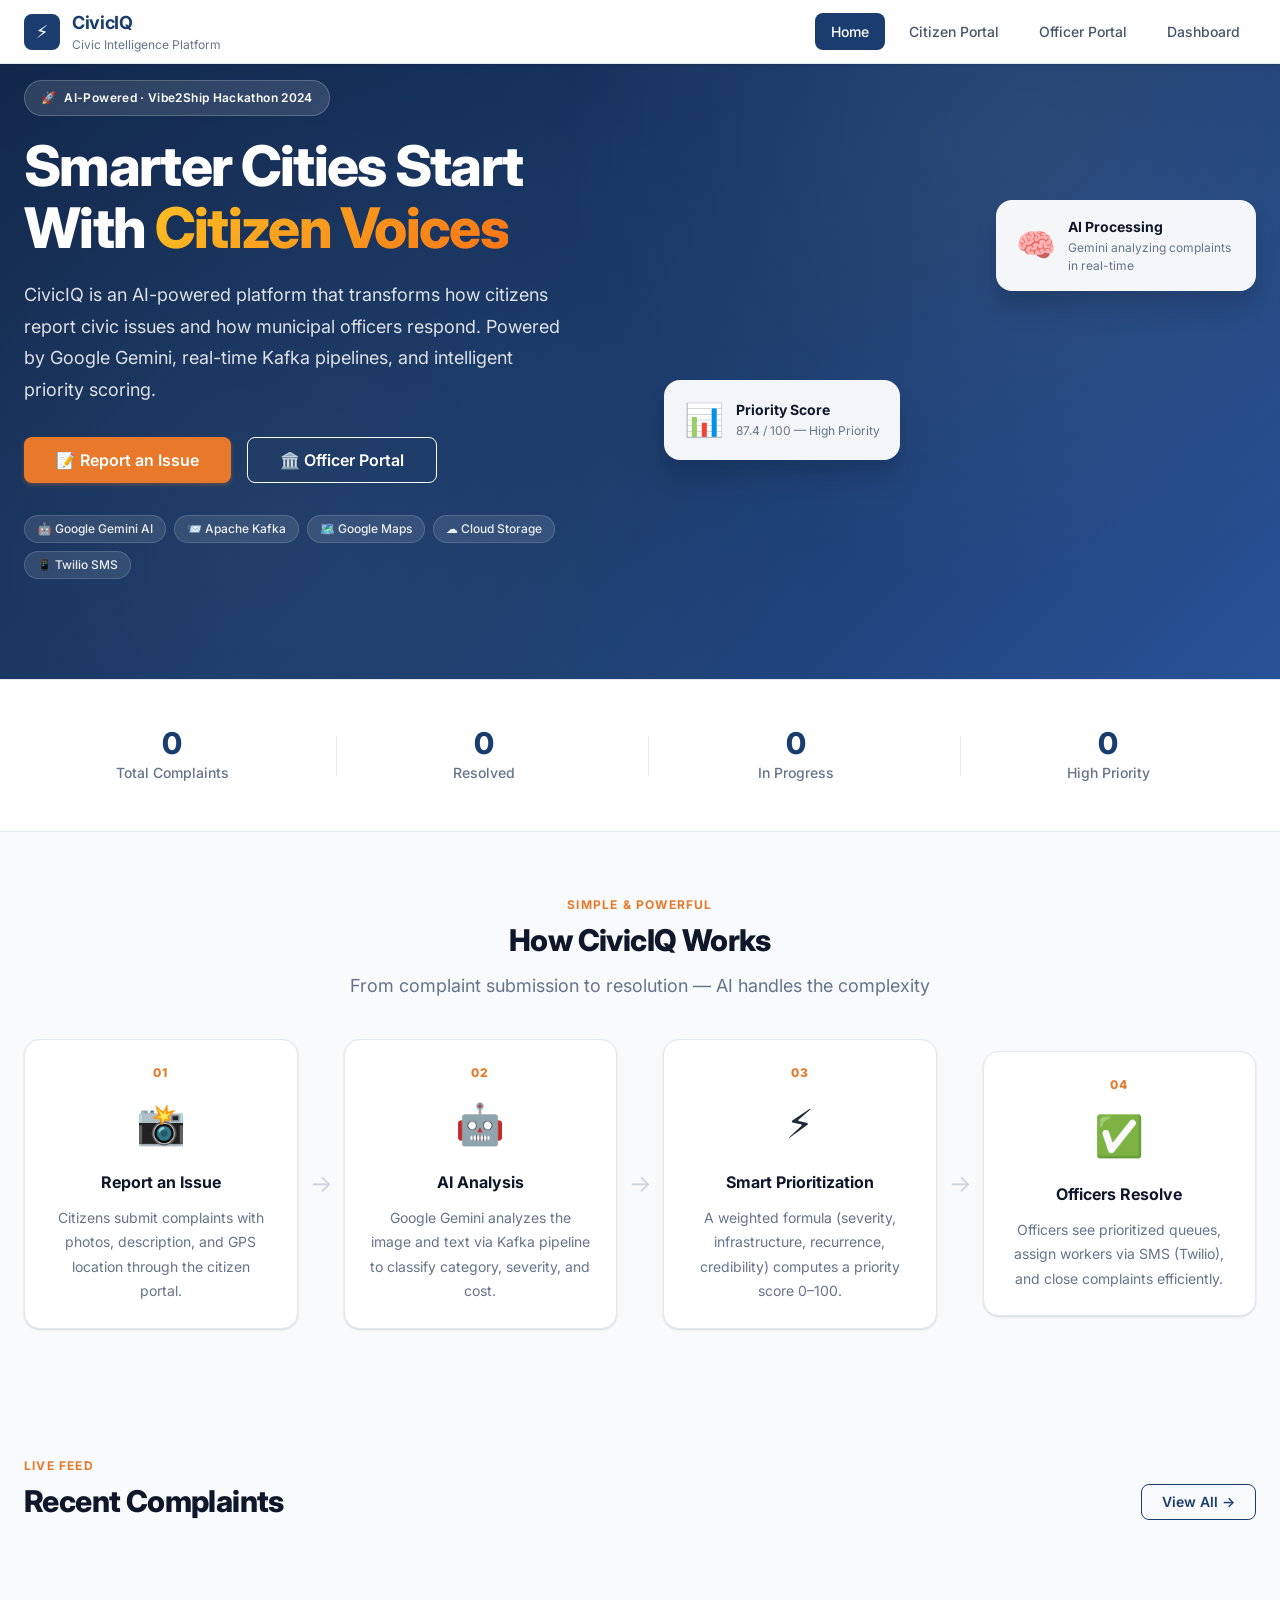
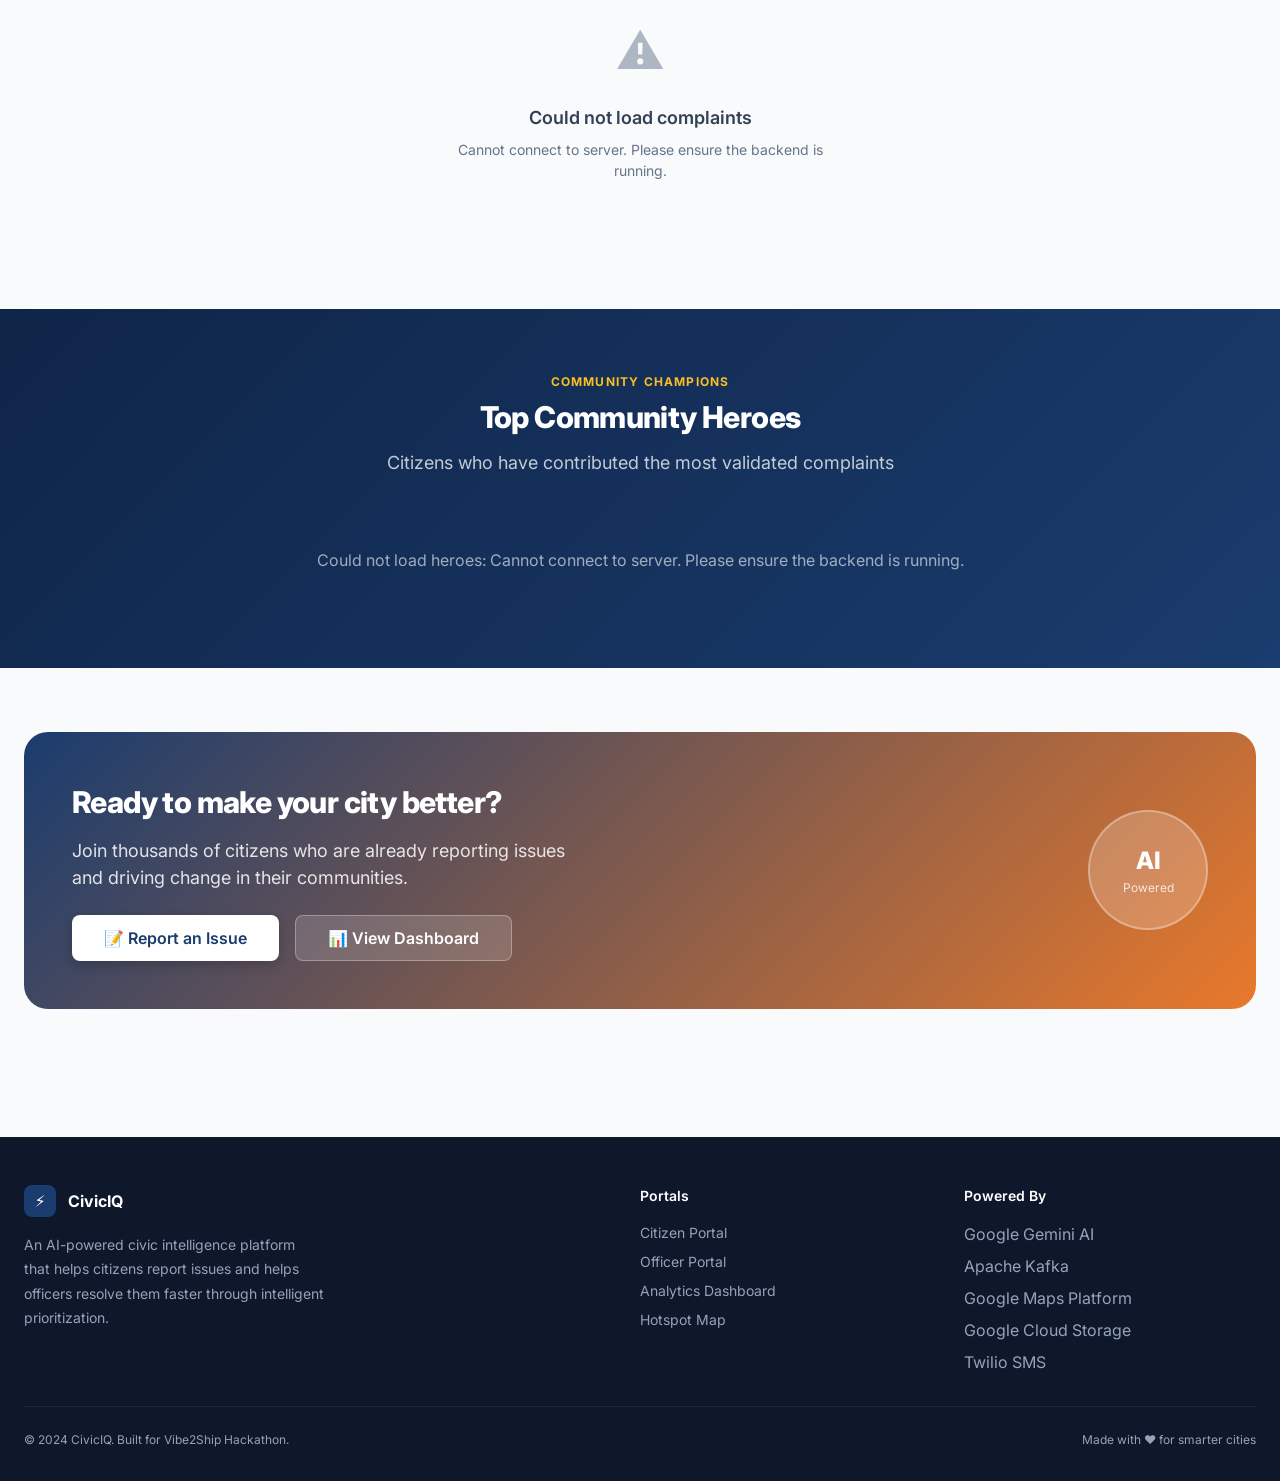
<file: frontend/index.html>
<!DOCTYPE html>
<html lang="en">
<head>
  <meta charset="UTF-8" />
  <meta name="viewport" content="width=device-width, initial-scale=1.0" />
  <title>CivicIQ — AI-Powered Civic Intelligence Platform</title>
  <meta name="description" content="CivicIQ uses AI to intelligently prioritize and manage civic complaints. Citizens report issues, officers resolve them faster with AI insights." />
  <meta name="keywords" content="civic complaints, smart city, AI governance, municipal management, public services" />

  <link rel="preconnect" href="https://fonts.googleapis.com" />
  <link rel="preconnect" href="https://fonts.gstatic.com" crossorigin />
  <link rel="stylesheet" href="css/main.css" />
  <link rel="stylesheet" href="css/landing.css" />

  <!-- Config: replace with your actual API keys -->
  <script>
    window.CIVIC_CONFIG = {
      MAIN_SERVICE_URL: 'https://civic-main-service-437836275542.asia-south1.run.app',
      PROCESSING_SERVICE_URL: 'https://civic-processing-service-437836275542.asia-south1.run.app',
      GOOGLE_MAPS_API_KEY: 'AIzaSyBRMeqU-2GgwenWlT7WmWwoL8-osFp2NKE',
    };
  </script>
</head>
<body>

<!-- ── Navbar ───────────────────────────────────────────── -->
<nav class="navbar" role="navigation" aria-label="Main navigation">
  <div class="container navbar-inner">
    <a href="index.html" class="navbar-brand" aria-label="CivicIQ Home">
      <div class="navbar-logo" aria-hidden="true">⚡</div>
      <div>
        <span class="navbar-title">CivicIQ</span>
        <span class="navbar-subtitle">Civic Intelligence Platform</span>
      </div>
    </a>
    <nav class="navbar-nav" id="navbar-nav" aria-label="Site navigation">
      <a href="index.html" class="nav-link active" aria-current="page">Home</a>
      <a href="citizen.html" class="nav-link">Citizen Portal</a>
      <a href="officer.html" class="nav-link">Officer Portal</a>
      <a href="dashboard.html" class="nav-link">Dashboard</a>
    </nav>
    <button class="navbar-hamburger" id="navbar-hamburger" aria-label="Toggle navigation" aria-expanded="false">
      <span></span><span></span><span></span>
    </button>
  </div>
</nav>

<!-- ── Hero Section ─────────────────────────────────────── -->
<section class="hero" aria-labelledby="hero-heading">
  <div class="hero-bg-pattern" aria-hidden="true"></div>
  <div class="container">
    <div class="hero-content">
      <div class="hero-badge" role="note">
        <span>🚀</span>
        <span>AI-Powered · Vibe2Ship Hackathon 2024</span>
      </div>
      <h1 id="hero-heading" class="hero-title">
        Smarter Cities Start With
        <span class="hero-gradient-text">Citizen Voices</span>
      </h1>
      <p class="hero-desc">
        CivicIQ is an AI-powered platform that transforms how citizens report civic issues
        and how municipal officers respond. Powered by Google Gemini, real-time Kafka pipelines,
        and intelligent priority scoring.
      </p>
      <div class="hero-actions">
        <a href="citizen.html" class="btn btn-accent btn-lg" id="hero-citizen-btn">
          📝 Report an Issue
        </a>
        <a href="officer.html" class="btn btn-outline btn-lg" id="hero-officer-btn" style="color:#fff;border-color:#fff;">
          🏛️ Officer Portal
        </a>
      </div>
      <div class="hero-tech-pills" aria-label="Technologies used">
        <span class="tech-pill">🤖 Google Gemini AI</span>
        <span class="tech-pill">📨 Apache Kafka</span>
        <span class="tech-pill">🗺️ Google Maps</span>
        <span class="tech-pill">☁️ Cloud Storage</span>
        <span class="tech-pill">📱 Twilio SMS</span>
      </div>
    </div>
    <div class="hero-visual" aria-hidden="true">
      <div class="hero-card-float">
        <div class="float-card top-right">
          <span class="float-icon">🧠</span>
          <div>
            <div class="float-title">AI Processing</div>
            <div class="float-desc">Gemini analyzing complaints in real-time</div>
          </div>
        </div>
        <div class="float-card bottom-left">
          <span class="float-icon">📊</span>
          <div>
            <div class="float-title">Priority Score</div>
            <div class="float-desc">87.4 / 100 — High Priority</div>
          </div>
        </div>
      </div>
    </div>
  </div>
</section>

<!-- ── Stats Strip ───────────────────────────────────────── -->
<section class="stats-strip" aria-label="Platform statistics">
  <div class="container">
    <div class="stats-strip-grid" id="hero-stats-grid">
      <div class="strip-stat">
        <div class="strip-stat-value" id="stat-total">—</div>
        <div class="strip-stat-label">Total Complaints</div>
      </div>
      <div class="strip-stat">
        <div class="strip-stat-value" id="stat-resolved">—</div>
        <div class="strip-stat-label">Resolved</div>
      </div>
      <div class="strip-stat">
        <div class="strip-stat-value" id="stat-pending">—</div>
        <div class="strip-stat-label">In Progress</div>
      </div>
      <div class="strip-stat">
        <div class="strip-stat-value" id="stat-high-priority">—</div>
        <div class="strip-stat-label">High Priority</div>
      </div>
    </div>
  </div>
</section>

<!-- ── How It Works ──────────────────────────────────────── -->
<section class="section how-it-works" aria-labelledby="how-heading">
  <div class="container">
    <div class="section-header text-center">
      <div class="section-eyebrow">Simple & Powerful</div>
      <h2 id="how-heading" class="section-title">How CivicIQ Works</h2>
      <p class="section-desc">From complaint submission to resolution — AI handles the complexity</p>
    </div>
    <div class="steps-grid">
      <div class="step-card">
        <div class="step-number">01</div>
        <div class="step-icon">📸</div>
        <h3>Report an Issue</h3>
        <p>Citizens submit complaints with photos, description, and GPS location through the citizen portal.</p>
      </div>
      <div class="step-connector" aria-hidden="true">→</div>
      <div class="step-card">
        <div class="step-number">02</div>
        <div class="step-icon">🤖</div>
        <h3>AI Analysis</h3>
        <p>Google Gemini analyzes the image and text via Kafka pipeline to classify category, severity, and cost.</p>
      </div>
      <div class="step-connector" aria-hidden="true">→</div>
      <div class="step-card">
        <div class="step-number">03</div>
        <div class="step-icon">⚡</div>
        <h3>Smart Prioritization</h3>
        <p>A weighted formula (severity, infrastructure, recurrence, credibility) computes a priority score 0–100.</p>
      </div>
      <div class="step-connector" aria-hidden="true">→</div>
      <div class="step-card">
        <div class="step-number">04</div>
        <div class="step-icon">✅</div>
        <h3>Officers Resolve</h3>
        <p>Officers see prioritized queues, assign workers via SMS (Twilio), and close complaints efficiently.</p>
      </div>
    </div>
  </div>
</section>

<!-- ── Recent Complaints ─────────────────────────────────── -->
<section class="section" aria-labelledby="recent-heading">
  <div class="container">
    <div class="section-header-row">
      <div>
        <div class="section-eyebrow">Live Feed</div>
        <h2 id="recent-heading" class="section-title">Recent Complaints</h2>
      </div>
      <a href="citizen.html?tab=track" class="btn btn-outline" id="view-all-btn">View All →</a>
    </div>
    <div id="recent-complaints-list" class="complaint-list-grid" aria-live="polite">
      <div class="loading-container"><div class="loading-spinner" aria-label="Loading..."></div><span>Loading complaints...</span></div>
    </div>
  </div>
</section>

<!-- ── Community Heroes ──────────────────────────────────── -->
<section class="section heroes-section" aria-labelledby="heroes-heading">
  <div class="container">
    <div class="section-header text-center">
      <div class="section-eyebrow">Community Champions</div>
      <h2 id="heroes-heading" class="section-title">Top Community Heroes</h2>
      <p class="section-desc">Citizens who have contributed the most validated complaints</p>
    </div>
    <div id="heroes-list" class="heroes-grid" aria-live="polite">
      <div class="loading-container"><div class="loading-spinner" aria-label="Loading..."></div></div>
    </div>
  </div>
</section>

<!-- ── CTA Section ───────────────────────────────────────── -->
<section class="cta-section" aria-labelledby="cta-heading">
  <div class="container">
    <div class="cta-card">
      <div class="cta-content">
        <h2 id="cta-heading">Ready to make your city better?</h2>
        <p>Join thousands of citizens who are already reporting issues and driving change in their communities.</p>
        <div class="cta-actions">
          <a href="citizen.html" class="btn btn-primary btn-lg" id="cta-citizen-btn">📝 Report an Issue</a>
          <a href="dashboard.html" class="btn btn-ghost btn-lg" id="cta-dashboard-btn">📊 View Dashboard</a>
        </div>
      </div>
      <div class="cta-visual" aria-hidden="true">
        <div class="cta-stat-bubble">
          <div class="bubble-value">AI</div>
          <div class="bubble-label">Powered</div>
        </div>
      </div>
    </div>
  </div>
</section>

<!-- ── Footer ────────────────────────────────────────────── -->
<footer class="footer" role="contentinfo">
  <div class="container">
    <div class="footer-grid">
      <div>
        <div class="footer-brand">
          <div class="navbar-logo" style="width:32px;height:32px;font-size:1rem;" aria-hidden="true">⚡</div>
          <span class="footer-brand-name">CivicIQ</span>
        </div>
        <p class="footer-desc">
          An AI-powered civic intelligence platform that helps citizens report issues
          and helps officers resolve them faster through intelligent prioritization.
        </p>
      </div>
      <div>
        <div class="footer-heading">Portals</div>
        <nav class="footer-links" aria-label="Portal links">
          <a href="citizen.html">Citizen Portal</a>
          <a href="officer.html">Officer Portal</a>
          <a href="dashboard.html">Analytics Dashboard</a>
          <a href="dashboard.html#hotspots">Hotspot Map</a>
        </nav>
      </div>
      <div>
        <div class="footer-heading">Powered By</div>
        <div class="footer-links">
          <span>Google Gemini AI</span>
          <span>Apache Kafka</span>
          <span>Google Maps Platform</span>
          <span>Google Cloud Storage</span>
          <span>Twilio SMS</span>
        </div>
      </div>
    </div>
    <div class="footer-bottom">
      <span>© 2024 CivicIQ. Built for Vibe2Ship Hackathon.</span>
      <span>Made with ❤️ for smarter cities</span>
    </div>
  </div>
</footer>

<script src="js/api.js"></script>
<script src="js/utils.js"></script>
<script src="js/landing.js"></script>
</body>
</html>
</file>
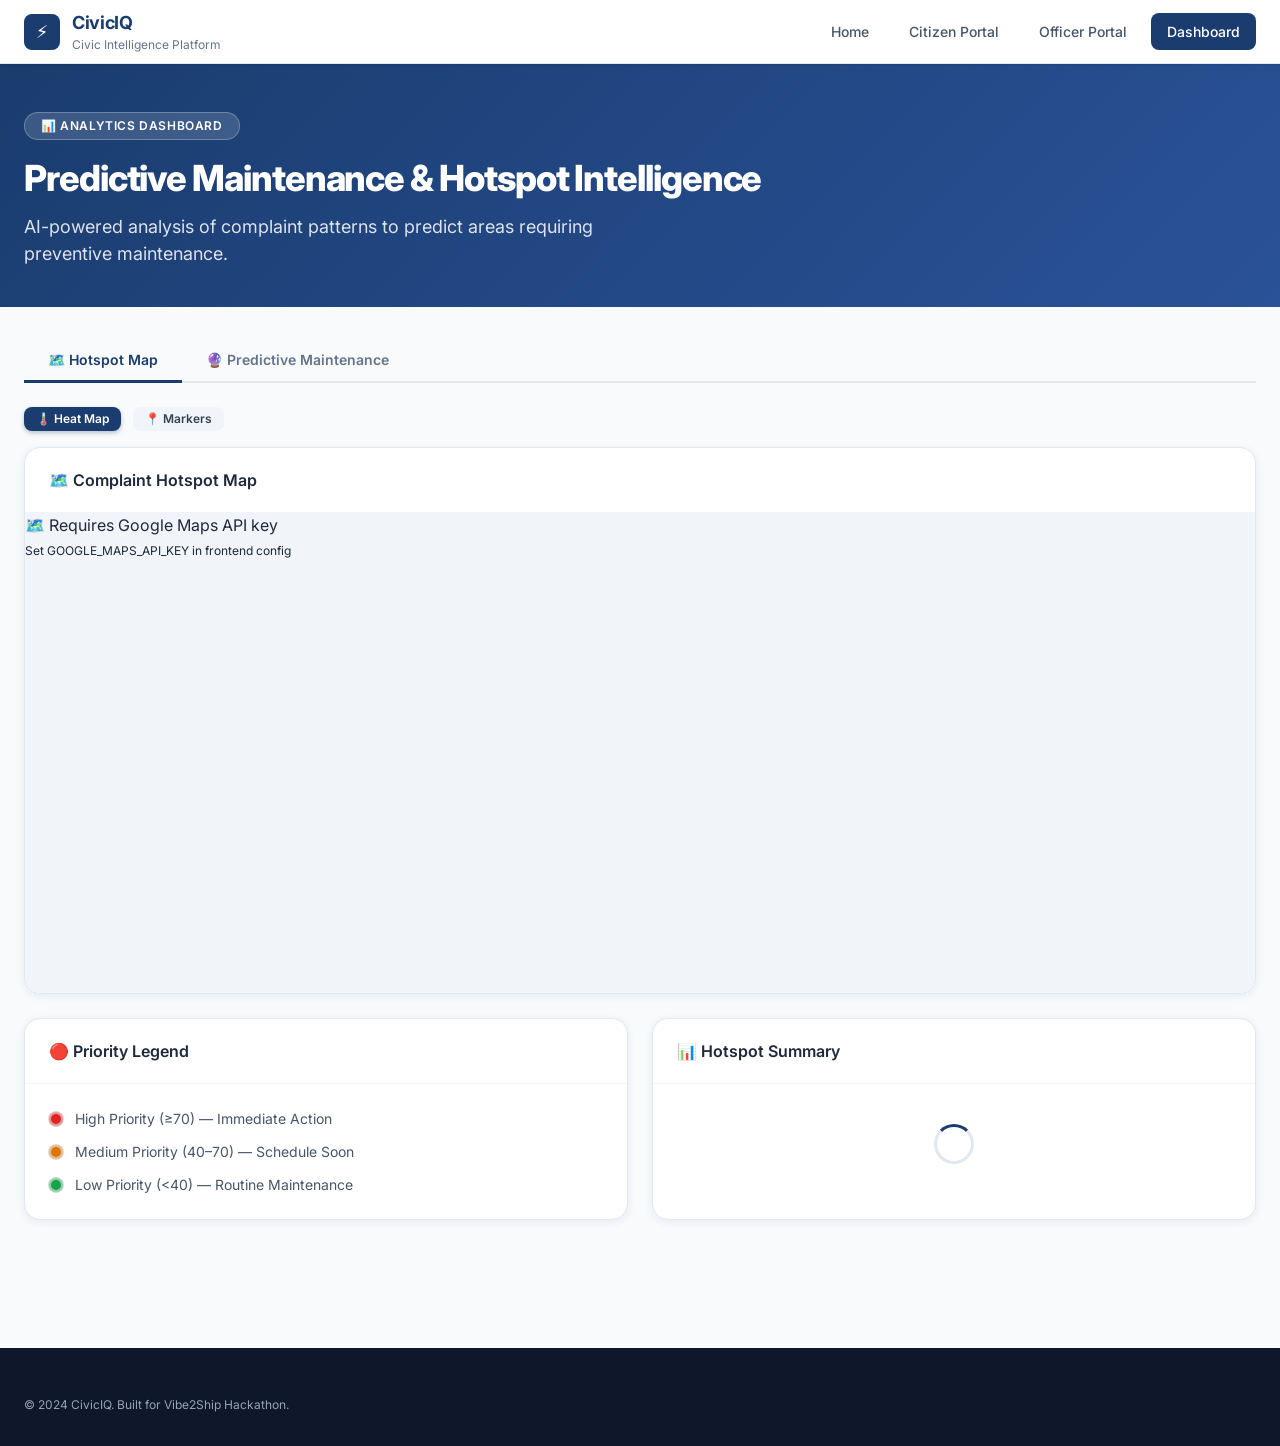
<file: frontend/dashboard.html>
<!DOCTYPE html>
<html lang="en">
<head>
  <meta charset="UTF-8" />
  <meta name="viewport" content="width=device-width, initial-scale=1.0" />
  <title>Predictive Dashboard — CivicIQ</title>
  <meta name="description" content="Hotspot map and predictive maintenance analytics powered by AI complaint pattern analysis." />

  <link rel="preconnect" href="https://fonts.googleapis.com" />
  <link rel="stylesheet" href="css/main.css" />
  <link rel="stylesheet" href="css/dashboard.css" />

  <script>
    window.CIVIC_CONFIG = {
      MAIN_SERVICE_URL: 'https://civic-main-service-437836275542.asia-south1.run.app',
      PROCESSING_SERVICE_URL: 'https://civic-processing-service-437836275542.asia-south1.run.app',
      GOOGLE_MAPS_API_KEY: 'AIzaSyBRMeqU-2GgwenWlT7WmWwoL8-osFp2NKE',
    };
  </script>
</head>
<body>

<nav class="navbar" role="navigation">
  <div class="container navbar-inner">
    <a href="index.html" class="navbar-brand">
      <div class="navbar-logo">⚡</div>
      <div><span class="navbar-title">CivicIQ</span><span class="navbar-subtitle">Civic Intelligence Platform</span></div>
    </a>
    <nav class="navbar-nav" id="navbar-nav">
      <a href="index.html" class="nav-link">Home</a>
      <a href="citizen.html" class="nav-link">Citizen Portal</a>
      <a href="officer.html" class="nav-link">Officer Portal</a>
      <a href="dashboard.html" class="nav-link active" aria-current="page">Dashboard</a>
    </nav>
    <button class="navbar-hamburger" id="navbar-hamburger" aria-label="Toggle navigation">
      <span></span><span></span><span></span>
    </button>
  </div>
</nav>

<div class="page-wrapper">

  <header class="page-header">
    <div class="container">
      <div class="page-header-badge">📊 Analytics Dashboard</div>
      <h1>Predictive Maintenance & Hotspot Intelligence</h1>
      <p>AI-powered analysis of complaint patterns to predict areas requiring preventive maintenance.</p>
    </div>
  </header>

  <div class="container" style="padding-top:var(--space-8);padding-bottom:var(--space-16)">

    <!-- ── Tab Navigation ──────────────────────────────── -->
    <div class="dashboard-tabs" role="tablist" style="margin-bottom:var(--space-6)">
      <button class="tab-btn active" id="tab-hotspot" role="tab" aria-selected="true" onclick="switchDashTab('hotspot')">
        🗺️ Hotspot Map
      </button>
      <button class="tab-btn" id="tab-predictive" role="tab" aria-selected="false" onclick="switchDashTab('predictive')">
        🔮 Predictive Maintenance
      </button>
    </div>

    <!-- ── Hotspot Map Panel ───────────────────────────── -->
    <div id="panel-hotspot">

      <!-- Map Type Toggle -->
      <div style="display:flex;gap:var(--space-3);margin-bottom:var(--space-4)">
        <button class="btn btn-primary btn-sm" id="btn-heatmap" onclick="setMapMode('heatmap')">🌡️ Heat Map</button>
        <button class="btn btn-ghost btn-sm" id="btn-markers" onclick="setMapMode('markers')">📍 Markers</button>
      </div>

      <div class="grid-2" style="margin-bottom:var(--space-6)">
        <!-- Map -->
        <div class="card" style="grid-column:1/-1">
          <div class="card-header">
            <span class="card-title">🗺️ Complaint Hotspot Map</span>
            <span id="hotspot-count" class="text-sm text-muted"></span>
          </div>
          <div id="hotspot-map" style="height:480px;border-radius:0 0 var(--radius-xl) var(--radius-xl);overflow:hidden;background:var(--color-gray-100)">
            <div class="map-placeholder" id="hotspot-map-placeholder">
              <div class="map-placeholder-content">
                🗺️ Requires Google Maps API key<br>
                <span class="text-xs">Set GOOGLE_MAPS_API_KEY in frontend config</span>
              </div>
            </div>
          </div>
        </div>
      </div>

      <!-- Legend + Stats -->
      <div class="grid-2">
        <div class="card">
          <div class="card-header"><span class="card-title">🔴 Priority Legend</span></div>
          <div class="card-body">
            <div class="legend-items">
              <div class="legend-item">
                <div class="legend-dot" style="background:#dc2626"></div>
                <span>High Priority (≥70) — Immediate Action</span>
              </div>
              <div class="legend-item">
                <div class="legend-dot" style="background:#d97706"></div>
                <span>Medium Priority (40–70) — Schedule Soon</span>
              </div>
              <div class="legend-item">
                <div class="legend-dot" style="background:#16a34a"></div>
                <span>Low Priority (&lt;40) — Routine Maintenance</span>
              </div>
            </div>
          </div>
        </div>
        <div class="card">
          <div class="card-header"><span class="card-title">📊 Hotspot Summary</span></div>
          <div class="card-body">
            <div id="hotspot-summary-content">
              <div class="loading-container" style="padding:var(--space-4)"><div class="loading-spinner"></div></div>
            </div>
          </div>
        </div>
      </div>
    </div><!-- /panel-hotspot -->

    <!-- ── Predictive Panel ────────────────────────────── -->
    <div id="panel-predictive" class="hidden">

      <div class="predictions-header-row">
        <div>
          <h2 class="section-title" style="font-size:var(--font-size-2xl)">🔮 Predictive Maintenance Analysis</h2>
          <p class="text-muted text-sm" style="margin-top:var(--space-2)">Based on complaint patterns from the last 90 days. Updated on each page load.</p>
        </div>
        <button class="btn btn-ghost" onclick="loadPredictions()">🔄 Refresh</button>
      </div>

      <div id="predictions-grid" class="predictions-grid" aria-live="polite">
        <div class="loading-container" style="grid-column:1/-1">
          <div class="loading-spinner"></div>
          <span>Analyzing complaint patterns...</span>
        </div>
      </div>
    </div><!-- /panel-predictive -->

  </div>
</div>

<footer class="footer">
  <div class="container">
    <div class="footer-bottom" style="border-top:none;padding-top:0">
      <span>© 2024 CivicIQ. Built for Vibe2Ship Hackathon.</span>
    </div>
  </div>
</footer>

<script src="js/api.js"></script>
<script src="js/utils.js"></script>
<script src="js/maps.js"></script>
<script src="js/dashboard.js"></script>
</body>
</html>
</file>
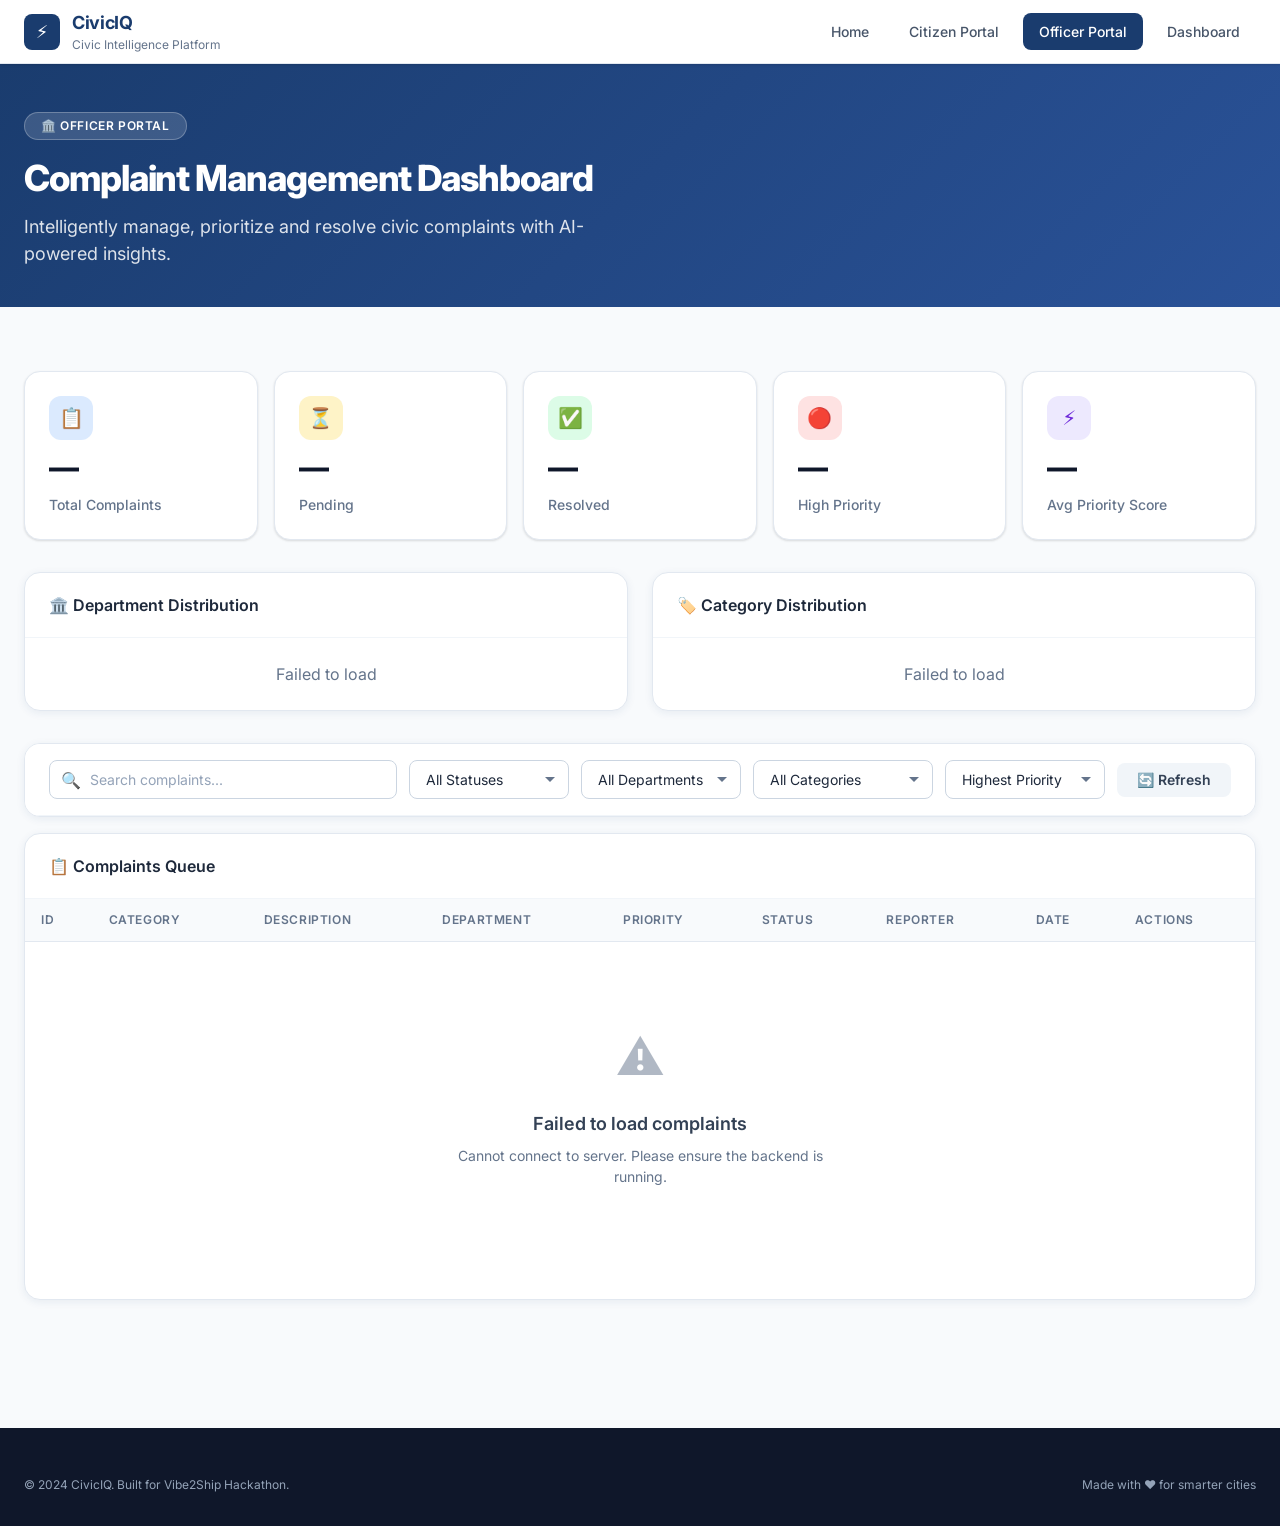
<file: frontend/officer.html>
<!DOCTYPE html>
<html lang="en">
<head>
  <meta charset="UTF-8" />
  <meta name="viewport" content="width=device-width, initial-scale=1.0" />
  <title>Officer Portal — CivicIQ</title>
  <meta name="description" content="Municipal officer dashboard for managing, prioritizing, and resolving civic complaints with AI insights." />

  <link rel="preconnect" href="https://fonts.googleapis.com" />
  <link rel="stylesheet" href="css/main.css" />
  <link rel="stylesheet" href="css/officer.css" />

  <script>
    window.CIVIC_CONFIG = {
      MAIN_SERVICE_URL: 'https://civic-main-service-437836275542.asia-south1.run.app',
      PROCESSING_SERVICE_URL: 'https://civic-processing-service-437836275542.asia-south1.run.app',
      GOOGLE_MAPS_API_KEY: 'AIzaSyBRMeqU-2GgwenWlT7WmWwoL8-osFp2NKE',
    };
  </script>
</head>
<body>

<nav class="navbar" role="navigation">
  <div class="container navbar-inner">
    <a href="index.html" class="navbar-brand">
      <div class="navbar-logo">⚡</div>
      <div><span class="navbar-title">CivicIQ</span><span class="navbar-subtitle">Civic Intelligence Platform</span></div>
    </a>
    <nav class="navbar-nav" id="navbar-nav">
      <a href="index.html" class="nav-link">Home</a>
      <a href="citizen.html" class="nav-link">Citizen Portal</a>
      <a href="officer.html" class="nav-link active" aria-current="page">Officer Portal</a>
      <a href="dashboard.html" class="nav-link">Dashboard</a>
    </nav>
    <button class="navbar-hamburger" id="navbar-hamburger" aria-label="Toggle navigation">
      <span></span><span></span><span></span>
    </button>
  </div>
</nav>

<div class="page-wrapper">

  <!-- ── Page Header ────────────────────────────────────── -->
  <header class="page-header">
    <div class="container">
      <div class="page-header-badge">🏛️ Officer Portal</div>
      <h1>Complaint Management Dashboard</h1>
      <p>Intelligently manage, prioritize and resolve civic complaints with AI-powered insights.</p>
    </div>
  </header>

  <div class="container" style="padding-top:var(--space-8);padding-bottom:var(--space-16)">

    <!-- ── Stats Cards ───────────────────────────────────── -->
    <div class="stats-grid" id="officer-stats-grid" aria-label="Complaint statistics">
      <div class="stat-card">
        <div class="stat-card-icon" style="background:#dbeafe;color:#1d4ed8">📋</div>
        <div class="stat-card-value" id="s-total">—</div>
        <div class="stat-card-label">Total Complaints</div>
      </div>
      <div class="stat-card">
        <div class="stat-card-icon" style="background:#fef3c7;color:#b45309">⏳</div>
        <div class="stat-card-value" id="s-pending">—</div>
        <div class="stat-card-label">Pending</div>
      </div>
      <div class="stat-card">
        <div class="stat-card-icon" style="background:#dcfce7;color:#15803d">✅</div>
        <div class="stat-card-value" id="s-resolved">—</div>
        <div class="stat-card-label">Resolved</div>
      </div>
      <div class="stat-card">
        <div class="stat-card-icon" style="background:#fee2e2;color:#b91c1c">🔴</div>
        <div class="stat-card-value" id="s-high-priority">—</div>
        <div class="stat-card-label">High Priority</div>
      </div>
      <div class="stat-card">
        <div class="stat-card-icon" style="background:#ede9fe;color:#6d28d9">⚡</div>
        <div class="stat-card-value" id="s-avg-priority">—</div>
        <div class="stat-card-label">Avg Priority Score</div>
      </div>
    </div>

    <!-- ── Distribution Charts Row ──────────────────────── -->
    <div class="grid-2 mb-8">
      <div class="card">
        <div class="card-header"><span class="card-title">🏛️ Department Distribution</span></div>
        <div class="card-body" id="dept-chart-container">
          <div class="loading-container"><div class="loading-spinner"></div></div>
        </div>
      </div>
      <div class="card">
        <div class="card-header"><span class="card-title">🏷️ Category Distribution</span></div>
        <div class="card-body" id="cat-chart-container">
          <div class="loading-container"><div class="loading-spinner"></div></div>
        </div>
      </div>
    </div>

    <!-- ── Filters & Search ──────────────────────────────── -->
    <div class="card mb-4">
      <div class="filters-bar" role="search">
        <div class="search-bar" style="flex:1;min-width:220px">
          <span class="search-icon" aria-hidden="true">🔍</span>
          <input type="text" id="search-input" class="form-control" placeholder="Search complaints..." aria-label="Search complaints" />
        </div>
        <select id="filter-status" class="form-control" style="width:160px" aria-label="Filter by status">
          <option value="">All Statuses</option>
          <option value="PROCESSING">Processing</option>
          <option value="VALID">Valid</option>
          <option value="IN_PROGRESS">In Progress</option>
          <option value="RESOLVED">Resolved</option>
          <option value="REJECTED">Rejected</option>
        </select>
        <select id="filter-department" class="form-control" style="width:160px" aria-label="Filter by department">
          <option value="">All Departments</option>
          <option value="ROADS">Roads</option>
          <option value="WATER">Water</option>
          <option value="ELECTRICITY">Electricity</option>
          <option value="TRAFFIC">Traffic</option>
          <option value="SANITATION">Sanitation</option>
          <option value="SEWER">Sewer</option>
          <option value="PARKS">Parks</option>
          <option value="OTHER">Other</option>
        </select>
        <select id="filter-category" class="form-control" style="width:180px" aria-label="Filter by category">
          <option value="">All Categories</option>
          <option value="ROAD_DAMAGE">Road Damage</option>
          <option value="WATER_LEAKAGE">Water Leakage</option>
          <option value="STREETLIGHT">Streetlight</option>
          <option value="TRAFFIC_SIGNAL">Traffic Signal</option>
          <option value="SEWERAGE">Sewerage</option>
          <option value="GARBAGE">Garbage</option>
          <option value="TREE_FALL">Tree Fall</option>
          <option value="OTHER">Other</option>
        </select>
        <select id="sort-by" class="form-control" style="width:160px" aria-label="Sort by">
          <option value="priorityScore">Highest Priority</option>
          <option value="createdAt">Newest First</option>
          <option value="status">Status</option>
        </select>
        <button class="btn btn-ghost" id="refresh-btn" onclick="loadComplaints()" aria-label="Refresh complaints">
          🔄 Refresh
        </button>
      </div>
    </div>

    <!-- ── Complaints Table ──────────────────────────────── -->
    <div class="card">
      <div class="card-header">
        <span class="card-title">📋 Complaints Queue</span>
        <span id="total-count-text" class="text-sm text-muted"></span>
      </div>
      <div class="table-wrapper" role="region" aria-label="Complaints table">
        <table id="complaints-table" aria-live="polite">
          <thead>
            <tr>
              <th>ID</th>
              <th>Category</th>
              <th>Description</th>
              <th>Department</th>
              <th>Priority</th>
              <th>Status</th>
              <th>Reporter</th>
              <th>Date</th>
              <th>Actions</th>
            </tr>
          </thead>
          <tbody id="complaints-tbody">
            <tr><td colspan="9" class="text-center" style="padding:3rem">
              <div class="loading-spinner" style="margin:0 auto"></div>
            </td></tr>
          </tbody>
        </table>
      </div>
      <div id="officer-pagination" class="pagination" aria-label="Complaints pagination"></div>
    </div>

  </div><!-- /.container -->
</div><!-- /.page-wrapper -->

<!-- ── Assign Worker Modal ────────────────────────────────── -->
<div id="assign-modal" class="modal-overlay hidden" role="dialog" aria-modal="true" aria-labelledby="assign-modal-title">
  <div class="modal">
    <div class="modal-header">
      <span class="modal-title" id="assign-modal-title">👷 Assign Worker</span>
      <button class="modal-close" onclick="closeAssignModal()" aria-label="Close modal">✕</button>
    </div>
    <div class="modal-body">
      <p class="text-sm text-muted mb-4">Assign a field worker to this complaint. An SMS will be sent to the worker with full complaint details.</p>
      <div class="form-group">
        <label class="form-label" for="worker-name">Worker Name <span class="required">*</span></label>
        <input type="text" id="worker-name" class="form-control" placeholder="e.g. Rajesh Kumar" />
      </div>
      <div class="form-group">
        <label class="form-label" for="worker-phone">Worker Phone (E.164) <span class="required">*</span></label>
        <input type="tel" id="worker-phone" class="form-control" placeholder="e.g. +919876543210" />
        <span class="form-hint">Include country code: +91 for India</span>
      </div>
      <input type="hidden" id="assign-complaint-id" />
    </div>
    <div class="modal-footer">
      <button class="btn btn-ghost" onclick="closeAssignModal()">Cancel</button>
      <button class="btn btn-primary" id="assign-submit-btn" onclick="submitAssignment()">
        📱 Assign & Send SMS
      </button>
    </div>
  </div>
</div>

<!-- ── Update Status Modal ────────────────────────────────── -->
<div id="status-modal" class="modal-overlay hidden" role="dialog" aria-modal="true" aria-labelledby="status-modal-title">
  <div class="modal">
    <div class="modal-header">
      <span class="modal-title" id="status-modal-title">🔄 Update Status</span>
      <button class="modal-close" onclick="closeStatusModal()" aria-label="Close modal">✕</button>
    </div>
    <div class="modal-body">
      <p class="text-sm text-muted mb-4">Change the status of this complaint. This will also update the reporter's credibility score.</p>
      <div class="form-group">
        <label class="form-label" for="new-status">New Status</label>
        <select id="new-status" class="form-control">
          <option value="VALID">✅ VALID — Complaint verified</option>
          <option value="IN_PROGRESS">🔧 IN PROGRESS — Work has started</option>
          <option value="RESOLVED">✔️ RESOLVED — Issue fixed</option>
          <option value="REJECTED">❌ REJECTED — Not a valid complaint</option>
        </select>
      </div>
      <input type="hidden" id="status-complaint-id" />
    </div>
    <div class="modal-footer">
      <button class="btn btn-ghost" onclick="closeStatusModal()">Cancel</button>
      <button class="btn btn-primary" id="status-submit-btn" onclick="submitStatusUpdate()">Update Status</button>
    </div>
  </div>
</div>

<footer class="footer">
  <div class="container">
    <div class="footer-bottom" style="border-top:none;padding-top:0">
      <span>© 2024 CivicIQ. Built for Vibe2Ship Hackathon.</span>
      <span>Made with ❤️ for smarter cities</span>
    </div>
  </div>
</footer>

<script src="js/api.js"></script>
<script src="js/utils.js"></script>
<script src="js/officer.js"></script>
</body>
</html>
</file>
<file: frontend/css/main.css>
/* ============================================================
   Global Styles — Civic Intelligence Platform
   ============================================================ */

@import url('https://fonts.googleapis.com/css2?family=Inter:wght@400;500;600;700;800&display=swap');
@import 'variables.css';

/* ── Reset ──────────────────────────────────────────────── */
*, *::before, *::after {
  box-sizing: border-box;
  margin: 0;
  padding: 0;
}

html {
  scroll-behavior: smooth;
  -webkit-text-size-adjust: 100%;
}

body {
  font-family: var(--font-family);
  font-size: var(--font-size-base);
  line-height: var(--line-height-normal);
  color: var(--color-gray-800);
  background-color: var(--color-gray-50);
  min-height: 100vh;
}

img {
  max-width: 100%;
  height: auto;
  display: block;
}

a {
  color: var(--color-primary);
  text-decoration: none;
  transition: color var(--transition-base);
}

a:hover {
  color: var(--color-primary-light);
}

button {
  cursor: pointer;
  border: none;
  background: none;
  font-family: inherit;
}

input, textarea, select {
  font-family: inherit;
}

ul, ol {
  list-style: none;
}

/* ── Layout ─────────────────────────────────────────────── */
.container {
  max-width: var(--container-max-width);
  margin: 0 auto;
  padding: 0 var(--container-padding);
}

.page-wrapper {
  padding-top: var(--navbar-height);
  min-height: 100vh;
}

/* ── Navbar ─────────────────────────────────────────────── */
.navbar {
  position: fixed;
  top: 0;
  left: 0;
  right: 0;
  z-index: 100;
  height: var(--navbar-height);
  background: var(--color-white);
  border-bottom: 1px solid var(--color-gray-200);
  box-shadow: var(--shadow-sm);
}

.navbar-inner {
  display: flex;
  align-items: center;
  justify-content: space-between;
  height: 100%;
}

.navbar-brand {
  display: flex;
  align-items: center;
  gap: var(--space-3);
  text-decoration: none;
}

.navbar-logo {
  width: 36px;
  height: 36px;
  background: var(--color-primary);
  border-radius: var(--radius-md);
  display: flex;
  align-items: center;
  justify-content: center;
  color: var(--color-white);
  font-size: var(--font-size-lg);
  font-weight: var(--font-weight-bold);
}

.navbar-title {
  font-size: var(--font-size-lg);
  font-weight: var(--font-weight-bold);
  color: var(--color-primary);
  letter-spacing: -0.02em;
}

.navbar-subtitle {
  font-size: var(--font-size-xs);
  color: var(--color-gray-500);
  font-weight: var(--font-weight-normal);
  display: block;
}

.navbar-nav {
  display: flex;
  align-items: center;
  gap: var(--space-2);
}

.nav-link {
  padding: var(--space-2) var(--space-4);
  border-radius: var(--radius-md);
  font-size: var(--font-size-sm);
  font-weight: var(--font-weight-medium);
  color: var(--color-gray-600);
  transition: all var(--transition-base);
  text-decoration: none;
}

.nav-link:hover {
  background: var(--color-gray-100);
  color: var(--color-primary);
}

.nav-link.active {
  background: var(--color-primary);
  color: var(--color-white);
}

.navbar-hamburger {
  display: none;
  flex-direction: column;
  gap: 5px;
  cursor: pointer;
  padding: var(--space-2);
}

.navbar-hamburger span {
  display: block;
  width: 22px;
  height: 2px;
  background: var(--color-gray-700);
  border-radius: 2px;
  transition: all var(--transition-base);
}

/* ── Page Header ─────────────────────────────────────────── */
.page-header {
  background: linear-gradient(135deg, var(--color-primary) 0%, var(--color-primary-light) 100%);
  padding: var(--space-12) 0 var(--space-10);
  color: var(--color-white);
}

.page-header-badge {
  display: inline-flex;
  align-items: center;
  gap: var(--space-2);
  background: rgba(255, 255, 255, 0.15);
  border: 1px solid rgba(255, 255, 255, 0.25);
  border-radius: var(--radius-full);
  padding: var(--space-1) var(--space-4);
  font-size: var(--font-size-xs);
  font-weight: var(--font-weight-semibold);
  letter-spacing: 0.05em;
  text-transform: uppercase;
  margin-bottom: var(--space-4);
}

.page-header h1 {
  font-size: var(--font-size-4xl);
  font-weight: var(--font-weight-extrabold);
  line-height: var(--line-height-tight);
  margin-bottom: var(--space-3);
  letter-spacing: -0.03em;
}

.page-header p {
  font-size: var(--font-size-lg);
  color: rgba(255, 255, 255, 0.85);
  max-width: 600px;
}

/* ── Cards ───────────────────────────────────────────────── */
.card {
  background: var(--color-white);
  border-radius: var(--radius-xl);
  border: 1px solid var(--color-gray-200);
  box-shadow: var(--shadow-card);
  overflow: hidden;
}

.card-header {
  padding: var(--space-5) var(--space-6);
  border-bottom: 1px solid var(--color-gray-100);
  display: flex;
  align-items: center;
  justify-content: space-between;
}

.card-title {
  font-size: var(--font-size-base);
  font-weight: var(--font-weight-semibold);
  color: var(--color-gray-800);
}

.card-body {
  padding: var(--space-6);
}

/* ── Stats Cards ─────────────────────────────────────────── */
.stats-grid {
  display: grid;
  grid-template-columns: repeat(auto-fit, minmax(200px, 1fr));
  gap: var(--space-4);
  margin: var(--space-8) 0;
}

.stat-card {
  background: var(--color-white);
  border-radius: var(--radius-xl);
  border: 1px solid var(--color-gray-200);
  padding: var(--space-6);
  display: flex;
  flex-direction: column;
  gap: var(--space-3);
  box-shadow: var(--shadow-sm);
  transition: box-shadow var(--transition-base);
}

.stat-card:hover {
  box-shadow: var(--shadow-md);
}

.stat-card-icon {
  width: 44px;
  height: 44px;
  border-radius: var(--radius-lg);
  display: flex;
  align-items: center;
  justify-content: center;
  font-size: 1.25rem;
}

.stat-card-value {
  font-size: var(--font-size-3xl);
  font-weight: var(--font-weight-extrabold);
  color: var(--color-gray-900);
  line-height: 1;
}

.stat-card-label {
  font-size: var(--font-size-sm);
  color: var(--color-gray-500);
  font-weight: var(--font-weight-medium);
}

/* ── Buttons ─────────────────────────────────────────────── */
.btn {
  display: inline-flex;
  align-items: center;
  justify-content: center;
  gap: var(--space-2);
  padding: 10px var(--space-5);
  border-radius: var(--radius-md);
  font-size: var(--font-size-sm);
  font-weight: var(--font-weight-semibold);
  line-height: 1;
  cursor: pointer;
  border: none;
  transition: all var(--transition-base);
  text-decoration: none;
  white-space: nowrap;
}

.btn:disabled {
  opacity: 0.6;
  cursor: not-allowed;
}

.btn-primary {
  background: var(--color-primary);
  color: var(--color-white);
  box-shadow: 0 2px 4px rgba(26, 60, 110, 0.3);
}

.btn-primary:hover:not(:disabled) {
  background: var(--color-primary-dark);
  box-shadow: 0 4px 8px rgba(26, 60, 110, 0.35);
  transform: translateY(-1px);
  color: var(--color-white);
}

.btn-accent {
  background: var(--color-accent);
  color: var(--color-white);
  box-shadow: 0 2px 4px rgba(232, 121, 43, 0.3);
}

.btn-accent:hover:not(:disabled) {
  background: var(--color-accent-dark);
  box-shadow: 0 4px 8px rgba(232, 121, 43, 0.35);
  transform: translateY(-1px);
  color: var(--color-white);
}

.btn-outline {
  background: transparent;
  color: var(--color-primary);
  border: 1.5px solid var(--color-primary);
}

.btn-outline:hover:not(:disabled) {
  background: var(--color-primary);
  color: var(--color-white);
}

.btn-ghost {
  background: var(--color-gray-100);
  color: var(--color-gray-700);
}

.btn-ghost:hover:not(:disabled) {
  background: var(--color-gray-200);
  color: var(--color-gray-800);
}

.btn-success {
  background: var(--color-success);
  color: var(--color-white);
}

.btn-danger {
  background: var(--color-danger);
  color: var(--color-white);
}

.btn-sm {
  padding: 6px var(--space-3);
  font-size: var(--font-size-xs);
}

.btn-lg {
  padding: 14px var(--space-8);
  font-size: var(--font-size-base);
}

.btn-full {
  width: 100%;
}

.btn-loading {
  position: relative;
  color: transparent !important;
}

.btn-loading::after {
  content: '';
  position: absolute;
  width: 16px;
  height: 16px;
  border: 2px solid rgba(255,255,255,0.3);
  border-top-color: var(--color-white);
  border-radius: 50%;
  animation: spin 0.6s linear infinite;
}

/* ── Form Elements ───────────────────────────────────────── */
.form-group {
  display: flex;
  flex-direction: column;
  gap: var(--space-2);
  margin-bottom: var(--space-5);
}

.form-label {
  font-size: var(--font-size-sm);
  font-weight: var(--font-weight-semibold);
  color: var(--color-gray-700);
}

.form-label .required {
  color: var(--color-danger);
  margin-left: 2px;
}

.form-control {
  width: 100%;
  padding: 10px var(--space-4);
  border: 1.5px solid var(--color-gray-300);
  border-radius: var(--radius-md);
  font-size: var(--font-size-sm);
  color: var(--color-gray-800);
  background: var(--color-white);
  transition: border-color var(--transition-fast), box-shadow var(--transition-fast);
  outline: none;
}

.form-control::placeholder {
  color: var(--color-gray-400);
}

.form-control:focus {
  border-color: var(--color-primary);
  box-shadow: 0 0 0 3px rgba(26, 60, 110, 0.1);
}

.form-control.error {
  border-color: var(--color-danger);
  box-shadow: 0 0 0 3px rgba(220, 38, 38, 0.1);
}

.form-error {
  font-size: var(--font-size-xs);
  color: var(--color-danger);
}

.form-hint {
  font-size: var(--font-size-xs);
  color: var(--color-gray-500);
}

textarea.form-control {
  resize: vertical;
  min-height: 100px;
}

select.form-control {
  cursor: pointer;
  appearance: none;
  background-image: url("data:image/svg+xml,%3Csvg xmlns='http://www.w3.org/2000/svg' width='12' height='12' viewBox='0 0 12 12'%3E%3Cpath fill='%2364748b' d='M6 8L1 3h10z'/%3E%3C/svg%3E");
  background-repeat: no-repeat;
  background-position: right 12px center;
  padding-right: 36px;
}

/* ── Search Bar ──────────────────────────────────────────── */
.search-bar {
  position: relative;
  display: flex;
  align-items: center;
}

.search-bar input {
  padding-left: 40px;
}

.search-bar .search-icon {
  position: absolute;
  left: 12px;
  color: var(--color-gray-400);
  pointer-events: none;
}

/* ── Status Badge ────────────────────────────────────────── */
.status-badge {
  display: inline-flex;
  align-items: center;
  gap: 5px;
  padding: 3px 10px;
  border-radius: var(--radius-full);
  font-size: var(--font-size-xs);
  font-weight: var(--font-weight-semibold);
  letter-spacing: 0.03em;
  border: 1px solid;
}

.status-badge.PROCESSING {
  background: var(--status-processing-bg);
  color: var(--status-processing-text);
  border-color: var(--status-processing-border);
}

.status-badge.VALID {
  background: var(--status-valid-bg);
  color: var(--status-valid-text);
  border-color: var(--status-valid-border);
}

.status-badge.IN_PROGRESS {
  background: var(--status-in-progress-bg);
  color: var(--status-in-progress-text);
  border-color: var(--status-in-progress-border);
}

.status-badge.RESOLVED {
  background: var(--status-resolved-bg);
  color: var(--status-resolved-text);
  border-color: var(--status-resolved-border);
}

.status-badge.REJECTED {
  background: var(--status-rejected-bg);
  color: var(--status-rejected-text);
  border-color: var(--status-rejected-border);
}

/* ── Priority Badge ──────────────────────────────────────── */
.priority-badge {
  display: inline-flex;
  align-items: center;
  gap: 4px;
  padding: 2px 8px;
  border-radius: var(--radius-full);
  font-size: var(--font-size-xs);
  font-weight: var(--font-weight-bold);
}

.priority-high { background: #fee2e2; color: #991b1b; }
.priority-medium { background: #fef3c7; color: #92400e; }
.priority-low { background: #dcfce7; color: #14532d; }

/* ── Complaint Cards ─────────────────────────────────────── */
.complaint-card {
  background: var(--color-white);
  border-radius: var(--radius-xl);
  border: 1px solid var(--color-gray-200);
  padding: var(--space-5) var(--space-6);
  transition: all var(--transition-base);
  cursor: pointer;
}

.complaint-card:hover {
  border-color: var(--color-primary-light);
  box-shadow: var(--shadow-md);
  transform: translateY(-1px);
}

.complaint-card-header {
  display: flex;
  align-items: flex-start;
  justify-content: space-between;
  gap: var(--space-4);
  margin-bottom: var(--space-3);
}

.complaint-card-category {
  display: inline-flex;
  align-items: center;
  gap: 5px;
  padding: 3px 10px;
  background: var(--color-gray-100);
  border-radius: var(--radius-full);
  font-size: var(--font-size-xs);
  font-weight: var(--font-weight-semibold);
  color: var(--color-gray-600);
}

.complaint-card-description {
  font-size: var(--font-size-sm);
  color: var(--color-gray-600);
  margin-bottom: var(--space-4);
  display: -webkit-box;
  -webkit-line-clamp: 2;
  -webkit-box-orient: vertical;
  overflow: hidden;
}

.complaint-card-meta {
  display: flex;
  align-items: center;
  gap: var(--space-4);
  flex-wrap: wrap;
  font-size: var(--font-size-xs);
  color: var(--color-gray-500);
}

.complaint-card-meta span {
  display: flex;
  align-items: center;
  gap: 4px;
}

/* ── Alerts / Toast ──────────────────────────────────────── */
.alert {
  display: flex;
  align-items: flex-start;
  gap: var(--space-3);
  padding: var(--space-4);
  border-radius: var(--radius-lg);
  font-size: var(--font-size-sm);
  line-height: var(--line-height-relaxed);
}

.alert-success {
  background: var(--color-success-light);
  color: var(--color-success);
  border: 1px solid #86efac;
}

.alert-warning {
  background: var(--color-warning-light);
  color: #92400e;
  border: 1px solid #fcd34d;
}

.alert-danger {
  background: var(--color-danger-light);
  color: var(--color-danger);
  border: 1px solid #fca5a5;
}

.alert-info {
  background: var(--color-info-light);
  color: var(--color-info);
  border: 1px solid #7dd3fc;
}

/* ── Toast Notification ──────────────────────────────────── */
.toast-container {
  position: fixed;
  bottom: var(--space-6);
  right: var(--space-6);
  z-index: 1000;
  display: flex;
  flex-direction: column;
  gap: var(--space-3);
}

.toast {
  display: flex;
  align-items: center;
  gap: var(--space-3);
  padding: var(--space-4) var(--space-5);
  background: var(--color-gray-900);
  color: var(--color-white);
  border-radius: var(--radius-xl);
  box-shadow: var(--shadow-xl);
  font-size: var(--font-size-sm);
  font-weight: var(--font-weight-medium);
  min-width: 280px;
  max-width: 400px;
  animation: slideInRight 0.3s ease;
}

.toast.success { border-left: 4px solid var(--color-success); }
.toast.error   { border-left: 4px solid var(--color-danger); }
.toast.info    { border-left: 4px solid var(--color-info); }
.toast.warning { border-left: 4px solid var(--color-warning); }

/* ── Modal ───────────────────────────────────────────────── */
.modal-overlay {
  position: fixed;
  inset: 0;
  background: rgba(0, 0, 0, 0.5);
  z-index: 200;
  display: flex;
  align-items: center;
  justify-content: center;
  padding: var(--space-6);
  animation: fadeIn 0.2s ease;
}

.modal {
  background: var(--color-white);
  border-radius: var(--radius-2xl);
  box-shadow: var(--shadow-xl);
  width: 100%;
  max-width: 480px;
  max-height: 90vh;
  overflow-y: auto;
  animation: slideUp 0.3s ease;
}

.modal-header {
  display: flex;
  align-items: center;
  justify-content: space-between;
  padding: var(--space-6);
  border-bottom: 1px solid var(--color-gray-100);
}

.modal-title {
  font-size: var(--font-size-lg);
  font-weight: var(--font-weight-bold);
  color: var(--color-gray-900);
}

.modal-close {
  width: 32px;
  height: 32px;
  border-radius: var(--radius-full);
  background: var(--color-gray-100);
  display: flex;
  align-items: center;
  justify-content: center;
  cursor: pointer;
  border: none;
  color: var(--color-gray-600);
  font-size: 1.25rem;
  transition: background var(--transition-fast);
}

.modal-close:hover {
  background: var(--color-gray-200);
}

.modal-body {
  padding: var(--space-6);
}

.modal-footer {
  padding: var(--space-4) var(--space-6);
  border-top: 1px solid var(--color-gray-100);
  display: flex;
  gap: var(--space-3);
  justify-content: flex-end;
}

/* ── Loading States ──────────────────────────────────────── */
.skeleton {
  background: linear-gradient(90deg, var(--color-gray-200) 25%, var(--color-gray-100) 50%, var(--color-gray-200) 75%);
  background-size: 200% 100%;
  animation: skeleton-loading 1.5s infinite;
  border-radius: var(--radius-md);
}

.loading-spinner {
  width: 40px;
  height: 40px;
  border: 3px solid var(--color-gray-200);
  border-top-color: var(--color-primary);
  border-radius: 50%;
  animation: spin 0.8s linear infinite;
}

.loading-container {
  display: flex;
  align-items: center;
  justify-content: center;
  padding: var(--space-16);
  flex-direction: column;
  gap: var(--space-4);
  color: var(--color-gray-500);
  font-size: var(--font-size-sm);
}

/* ── Empty State ─────────────────────────────────────────── */
.empty-state {
  text-align: center;
  padding: var(--space-16) var(--space-8);
  color: var(--color-gray-500);
}

.empty-state-icon {
  font-size: 3rem;
  margin-bottom: var(--space-4);
  opacity: 0.5;
}

.empty-state-title {
  font-size: var(--font-size-lg);
  font-weight: var(--font-weight-semibold);
  color: var(--color-gray-700);
  margin-bottom: var(--space-2);
}

.empty-state-desc {
  font-size: var(--font-size-sm);
  max-width: 400px;
  margin: 0 auto;
}

/* ── Filters Bar ─────────────────────────────────────────── */
.filters-bar {
  display: flex;
  flex-wrap: wrap;
  gap: var(--space-3);
  align-items: center;
  padding: var(--space-4) var(--space-6);
  background: var(--color-white);
  border-bottom: 1px solid var(--color-gray-100);
}

/* ── Table ───────────────────────────────────────────────── */
.table-wrapper {
  overflow-x: auto;
}

table {
  width: 100%;
  border-collapse: collapse;
}

thead {
  background: var(--color-gray-50);
}

th {
  padding: var(--space-3) var(--space-4);
  text-align: left;
  font-size: var(--font-size-xs);
  font-weight: var(--font-weight-semibold);
  color: var(--color-gray-500);
  text-transform: uppercase;
  letter-spacing: 0.05em;
  border-bottom: 1px solid var(--color-gray-200);
  white-space: nowrap;
}

td {
  padding: var(--space-4);
  font-size: var(--font-size-sm);
  color: var(--color-gray-700);
  border-bottom: 1px solid var(--color-gray-100);
  vertical-align: middle;
}

tbody tr:hover {
  background: var(--color-gray-50);
}

tbody tr:last-child td {
  border-bottom: none;
}

/* ── Pagination ──────────────────────────────────────────── */
.pagination {
  display: flex;
  align-items: center;
  justify-content: center;
  gap: var(--space-2);
  padding: var(--space-4);
  flex-wrap: wrap;
}

.page-btn {
  width: 36px;
  height: 36px;
  border-radius: var(--radius-md);
  display: flex;
  align-items: center;
  justify-content: center;
  font-size: var(--font-size-sm);
  font-weight: var(--font-weight-medium);
  cursor: pointer;
  border: 1.5px solid var(--color-gray-200);
  background: var(--color-white);
  color: var(--color-gray-600);
  transition: all var(--transition-fast);
}

.page-btn:hover:not(:disabled) {
  border-color: var(--color-primary);
  color: var(--color-primary);
}

.page-btn.active {
  background: var(--color-primary);
  border-color: var(--color-primary);
  color: var(--color-white);
}

.page-btn:disabled {
  opacity: 0.4;
  cursor: not-allowed;
}

/* ── Footer ──────────────────────────────────────────────── */
.footer {
  background: var(--color-gray-900);
  color: var(--color-gray-400);
  padding: var(--space-12) 0 var(--space-8);
  margin-top: var(--space-16);
}

.footer-grid {
  display: grid;
  grid-template-columns: 2fr 1fr 1fr;
  gap: var(--space-8);
  margin-bottom: var(--space-8);
}

.footer-brand {
  display: flex;
  align-items: center;
  gap: var(--space-3);
  margin-bottom: var(--space-4);
}

.footer-brand-name {
  font-size: var(--font-size-base);
  font-weight: var(--font-weight-bold);
  color: var(--color-white);
}

.footer-desc {
  font-size: var(--font-size-sm);
  line-height: var(--line-height-relaxed);
  max-width: 300px;
}

.footer-heading {
  font-size: var(--font-size-sm);
  font-weight: var(--font-weight-semibold);
  color: var(--color-white);
  margin-bottom: var(--space-4);
}

.footer-links {
  display: flex;
  flex-direction: column;
  gap: var(--space-2);
}

.footer-links a {
  font-size: var(--font-size-sm);
  color: var(--color-gray-400);
  transition: color var(--transition-fast);
}

.footer-links a:hover {
  color: var(--color-white);
}

.footer-bottom {
  padding-top: var(--space-6);
  border-top: 1px solid var(--color-gray-800);
  display: flex;
  align-items: center;
  justify-content: space-between;
  font-size: var(--font-size-xs);
}

/* ── Divider ─────────────────────────────────────────────── */
.divider {
  height: 1px;
  background: var(--color-gray-200);
  margin: var(--space-6) 0;
}

/* ── Grid ────────────────────────────────────────────────── */
.grid-2 {
  display: grid;
  grid-template-columns: repeat(2, 1fr);
  gap: var(--space-6);
}

.grid-3 {
  display: grid;
  grid-template-columns: repeat(3, 1fr);
  gap: var(--space-6);
}

/* ── Utility ─────────────────────────────────────────────── */
.hidden { display: none !important; }
.text-center { text-align: center; }
.text-right { text-align: right; }
.text-muted { color: var(--color-gray-500); }
.text-sm { font-size: var(--font-size-sm); }
.text-xs { font-size: var(--font-size-xs); }
.font-bold { font-weight: var(--font-weight-bold); }
.font-semibold { font-weight: var(--font-weight-semibold); }
.mt-4 { margin-top: var(--space-4); }
.mb-4 { margin-bottom: var(--space-4); }
.mb-8 { margin-bottom: var(--space-8); }
.section { padding: var(--space-16) 0; }

/* ── Animations ──────────────────────────────────────────── */
@keyframes spin {
  to { transform: rotate(360deg); }
}

@keyframes fadeIn {
  from { opacity: 0; }
  to { opacity: 1; }
}

@keyframes slideUp {
  from { transform: translateY(20px); opacity: 0; }
  to { transform: translateY(0); opacity: 1; }
}

@keyframes slideInRight {
  from { transform: translateX(100%); opacity: 0; }
  to { transform: translateX(0); opacity: 1; }
}

@keyframes skeleton-loading {
  0% { background-position: 200% 0; }
  100% { background-position: -200% 0; }
}

/* ── Responsive ──────────────────────────────────────────── */
@media (max-width: 1024px) {
  .footer-grid {
    grid-template-columns: 1fr 1fr;
  }
}

@media (max-width: 768px) {
  :root {
    --container-padding: var(--space-4);
  }

  .navbar-nav {
    display: none;
    position: fixed;
    top: var(--navbar-height);
    left: 0;
    right: 0;
    background: var(--color-white);
    border-bottom: 1px solid var(--color-gray-200);
    flex-direction: column;
    padding: var(--space-4);
    gap: var(--space-2);
    box-shadow: var(--shadow-md);
  }

  .navbar-nav.open { display: flex; }
  .navbar-hamburger { display: flex; }

  .nav-link { width: 100%; text-align: center; }

  .grid-2, .grid-3 {
    grid-template-columns: 1fr;
  }

  .page-header h1 { font-size: var(--font-size-3xl); }

  .footer-grid {
    grid-template-columns: 1fr;
    gap: var(--space-8);
  }

  .footer-bottom {
    flex-direction: column;
    gap: var(--space-2);
    text-align: center;
  }

  .modal { max-width: 100%; margin: 0; border-radius: var(--radius-xl) var(--radius-xl) 0 0; }
  .modal-overlay { align-items: flex-end; padding: 0; }

  .stats-grid {
    grid-template-columns: repeat(2, 1fr);
  }
}

@media (max-width: 480px) {
  .stats-grid {
    grid-template-columns: 1fr 1fr;
  }
}
</file>
<file: frontend/css/landing.css>
/* ============================================================
   Landing Page — Specific Styles
   ============================================================ */

/* ── Hero ──────────────────────────────────────────────── */
.hero {
  position: relative;
  background: linear-gradient(135deg, var(--color-primary-dark) 0%, var(--color-primary) 60%, var(--color-primary-light) 100%);
  padding: 80px 0 100px;
  color: var(--color-white);
  overflow: hidden;
  min-height: 560px;
}

.hero-bg-pattern {
  position: absolute;
  inset: 0;
  background-image: radial-gradient(circle at 20% 80%, rgba(255,255,255,0.05) 0%, transparent 50%),
                    radial-gradient(circle at 80% 20%, rgba(255,255,255,0.07) 0%, transparent 40%);
  pointer-events: none;
}

.hero .container {
  display: grid;
  grid-template-columns: 1fr 1fr;
  gap: var(--space-12);
  align-items: center;
  position: relative;
  z-index: 1;
}

.hero-badge {
  display: inline-flex;
  align-items: center;
  gap: var(--space-2);
  background: rgba(255, 255, 255, 0.12);
  border: 1px solid rgba(255, 255, 255, 0.2);
  border-radius: var(--radius-full);
  padding: var(--space-2) var(--space-4);
  font-size: var(--font-size-xs);
  font-weight: var(--font-weight-semibold);
  letter-spacing: 0.03em;
  margin-bottom: var(--space-5);
}

.hero-title {
  font-size: clamp(2.2rem, 5vw, 3.5rem);
  font-weight: var(--font-weight-extrabold);
  line-height: 1.1;
  margin-bottom: var(--space-5);
  letter-spacing: -0.03em;
}

.hero-gradient-text {
  background: linear-gradient(135deg, #fbbf24, #f97316);
  -webkit-background-clip: text;
  -webkit-text-fill-color: transparent;
  background-clip: text;
}

.hero-desc {
  font-size: var(--font-size-lg);
  color: rgba(255, 255, 255, 0.85);
  line-height: var(--line-height-relaxed);
  margin-bottom: var(--space-8);
  max-width: 540px;
}

.hero-actions {
  display: flex;
  gap: var(--space-4);
  margin-bottom: var(--space-8);
  flex-wrap: wrap;
}

.hero-tech-pills {
  display: flex;
  flex-wrap: wrap;
  gap: var(--space-2);
}

.tech-pill {
  background: rgba(255, 255, 255, 0.1);
  border: 1px solid rgba(255, 255, 255, 0.15);
  border-radius: var(--radius-full);
  padding: 4px 12px;
  font-size: var(--font-size-xs);
  font-weight: var(--font-weight-medium);
  color: rgba(255, 255, 255, 0.9);
}

/* ── Hero Visuals ─────────────────────────────────────────── */
.hero-visual {
  display: flex;
  align-items: center;
  justify-content: center;
  position: relative;
  height: 320px;
}

.hero-card-float {
  width: 100%;
  height: 100%;
  position: relative;
}

.float-card {
  position: absolute;
  background: rgba(255, 255, 255, 0.95);
  border-radius: var(--radius-xl);
  padding: var(--space-4) var(--space-5);
  display: flex;
  align-items: center;
  gap: var(--space-3);
  box-shadow: var(--shadow-xl);
  color: var(--color-gray-800);
  max-width: 260px;
}

.float-card.top-right {
  top: 30px;
  right: 0;
  animation: float-1 3s ease-in-out infinite;
}

.float-card.bottom-left {
  bottom: 30px;
  left: 0;
  animation: float-2 3.5s ease-in-out infinite;
}

.float-icon {
  font-size: 2rem;
  flex-shrink: 0;
}

.float-title {
  font-weight: var(--font-weight-bold);
  font-size: var(--font-size-sm);
  color: var(--color-gray-900);
}

.float-desc {
  font-size: var(--font-size-xs);
  color: var(--color-gray-500);
  margin-top: 2px;
}

@keyframes float-1 {
  0%, 100% { transform: translateY(0px); }
  50% { transform: translateY(-10px); }
}

@keyframes float-2 {
  0%, 100% { transform: translateY(0px); }
  50% { transform: translateY(8px); }
}

/* ── Stats Strip ──────────────────────────────────────────── */
.stats-strip {
  background: var(--color-white);
  border-top: 1px solid var(--color-gray-200);
  border-bottom: 1px solid var(--color-gray-200);
  padding: var(--space-8) 0;
}

.stats-strip-grid {
  display: grid;
  grid-template-columns: repeat(4, 1fr);
  gap: var(--space-4);
}

.strip-stat {
  text-align: center;
  padding: var(--space-4);
  position: relative;
}

.strip-stat + .strip-stat::before {
  content: '';
  position: absolute;
  left: 0;
  top: 50%;
  transform: translateY(-50%);
  height: 40px;
  width: 1px;
  background: var(--color-gray-200);
}

.strip-stat-value {
  font-size: var(--font-size-3xl);
  font-weight: var(--font-weight-extrabold);
  color: var(--color-primary);
  line-height: 1;
  margin-bottom: var(--space-1);
}

.strip-stat-label {
  font-size: var(--font-size-sm);
  color: var(--color-gray-500);
  font-weight: var(--font-weight-medium);
}

/* ── Section Styles ──────────────────────────────────────── */
.section-header {
  margin-bottom: var(--space-10);
}

.section-header-row {
  display: flex;
  align-items: flex-end;
  justify-content: space-between;
  margin-bottom: var(--space-8);
  flex-wrap: wrap;
  gap: var(--space-4);
}

.section-eyebrow {
  font-size: var(--font-size-xs);
  font-weight: var(--font-weight-bold);
  letter-spacing: 0.1em;
  text-transform: uppercase;
  color: var(--color-accent);
  margin-bottom: var(--space-2);
}

.section-title {
  font-size: var(--font-size-3xl);
  font-weight: var(--font-weight-extrabold);
  color: var(--color-gray-900);
  line-height: var(--line-height-tight);
  letter-spacing: -0.02em;
}

.section-desc {
  font-size: var(--font-size-lg);
  color: var(--color-gray-500);
  margin-top: var(--space-3);
}

/* ── How It Works ────────────────────────────────────────── */
.how-it-works {
  background: var(--color-gray-50);
}

.steps-grid {
  display: flex;
  align-items: center;
  gap: 0;
}

.step-card {
  background: var(--color-white);
  border-radius: var(--radius-xl);
  border: 1px solid var(--color-gray-200);
  padding: var(--space-6);
  text-align: center;
  flex: 1;
  position: relative;
  box-shadow: var(--shadow-sm);
  transition: box-shadow var(--transition-base);
}

.step-card:hover {
  box-shadow: var(--shadow-lg);
}

.step-number {
  font-size: var(--font-size-xs);
  font-weight: var(--font-weight-extrabold);
  color: var(--color-accent);
  letter-spacing: 0.1em;
  margin-bottom: var(--space-3);
}

.step-icon {
  font-size: 2.5rem;
  margin-bottom: var(--space-4);
}

.step-card h3 {
  font-size: var(--font-size-base);
  font-weight: var(--font-weight-bold);
  color: var(--color-gray-900);
  margin-bottom: var(--space-3);
}

.step-card p {
  font-size: var(--font-size-sm);
  color: var(--color-gray-500);
  line-height: var(--line-height-relaxed);
}

.step-connector {
  font-size: 1.5rem;
  color: var(--color-gray-300);
  padding: 0 var(--space-3);
  flex-shrink: 0;
}

/* ── Recent Complaints Grid ──────────────────────────────── */
.complaint-list-grid {
  display: grid;
  grid-template-columns: repeat(auto-fill, minmax(320px, 1fr));
  gap: var(--space-4);
}

/* ── Heroes Section ──────────────────────────────────────── */
.heroes-section {
  background: linear-gradient(135deg, var(--color-primary-dark) 0%, var(--color-primary) 100%);
  color: var(--color-white);
}

.heroes-section .section-eyebrow {
  color: #fbbf24;
}

.heroes-section .section-title {
  color: var(--color-white);
}

.heroes-section .section-desc {
  color: rgba(255,255,255,0.75);
}

.heroes-grid {
  display: grid;
  grid-template-columns: repeat(auto-fill, minmax(280px, 1fr));
  gap: var(--space-4);
}

.hero-card {
  background: rgba(255, 255, 255, 0.1);
  border: 1px solid rgba(255, 255, 255, 0.15);
  border-radius: var(--radius-xl);
  padding: var(--space-5) var(--space-6);
  display: flex;
  align-items: center;
  gap: var(--space-4);
  backdrop-filter: blur(10px);
  transition: background var(--transition-base);
}

.hero-card:hover {
  background: rgba(255, 255, 255, 0.15);
}

.hero-rank {
  width: 44px;
  height: 44px;
  border-radius: var(--radius-full);
  display: flex;
  align-items: center;
  justify-content: center;
  font-size: var(--font-size-xl);
  font-weight: var(--font-weight-extrabold);
  flex-shrink: 0;
}

.hero-rank.rank-1 { background: #fbbf24; color: #92400e; }
.hero-rank.rank-2 { background: #d1d5db; color: #374151; }
.hero-rank.rank-3 { background: #d97706; color: #fff; }
.hero-rank.rank-other { background: rgba(255,255,255,0.2); color: #fff; }

.hero-info {
  flex: 1;
  min-width: 0;
}

.hero-name {
  font-weight: var(--font-weight-bold);
  color: var(--color-white);
  font-size: var(--font-size-base);
  white-space: nowrap;
  overflow: hidden;
  text-overflow: ellipsis;
}

.hero-badge-text {
  font-size: var(--font-size-xs);
  color: rgba(255,255,255,0.7);
  margin-top: 2px;
}

.hero-count {
  text-align: right;
  flex-shrink: 0;
}

.hero-count-value {
  font-size: var(--font-size-2xl);
  font-weight: var(--font-weight-extrabold);
  color: #fbbf24;
  line-height: 1;
}

.hero-count-label {
  font-size: var(--font-size-xs);
  color: rgba(255,255,255,0.6);
}

/* ── CTA Section ─────────────────────────────────────────── */
.cta-section {
  padding: var(--space-16) 0;
}

.cta-card {
  background: linear-gradient(135deg, var(--color-primary) 0%, var(--color-accent) 100%);
  border-radius: var(--radius-2xl);
  padding: var(--space-12) var(--space-12);
  display: flex;
  align-items: center;
  justify-content: space-between;
  gap: var(--space-8);
  color: var(--color-white);
}

.cta-content h2 {
  font-size: var(--font-size-3xl);
  font-weight: var(--font-weight-extrabold);
  margin-bottom: var(--space-3);
  letter-spacing: -0.02em;
}

.cta-content p {
  font-size: var(--font-size-lg);
  color: rgba(255,255,255,0.85);
  margin-bottom: var(--space-6);
  max-width: 500px;
}

.cta-actions {
  display: flex;
  gap: var(--space-4);
  flex-wrap: wrap;
}

.cta-actions .btn-primary {
  background: var(--color-white);
  color: var(--color-primary);
  box-shadow: 0 4px 12px rgba(0,0,0,0.2);
}

.cta-actions .btn-primary:hover {
  background: var(--color-gray-100);
  transform: translateY(-2px);
}

.cta-actions .btn-ghost {
  background: rgba(255,255,255,0.15);
  color: var(--color-white);
  border: 1.5px solid rgba(255,255,255,0.3);
}

.cta-visual {
  flex-shrink: 0;
}

.cta-stat-bubble {
  width: 120px;
  height: 120px;
  background: rgba(255,255,255,0.2);
  border: 2px solid rgba(255,255,255,0.3);
  border-radius: 50%;
  display: flex;
  flex-direction: column;
  align-items: center;
  justify-content: center;
  text-align: center;
}

.bubble-value {
  font-size: var(--font-size-2xl);
  font-weight: var(--font-weight-extrabold);
  color: var(--color-white);
}

.bubble-label {
  font-size: var(--font-size-xs);
  color: rgba(255,255,255,0.8);
}

/* ── Responsive ──────────────────────────────────────────── */
@media (max-width: 1024px) {
  .steps-grid {
    display: grid;
    grid-template-columns: 1fr 1fr;
    gap: var(--space-4);
  }
  .step-connector { display: none; }
}

@media (max-width: 768px) {
  .hero .container {
    grid-template-columns: 1fr;
  }
  .hero-visual { display: none; }

  .hero-title { font-size: 2rem; }
  .hero-desc { font-size: var(--font-size-base); }

  .stats-strip-grid {
    grid-template-columns: 1fr 1fr;
  }

  .steps-grid {
    grid-template-columns: 1fr;
  }

  .cta-card {
    flex-direction: column;
    padding: var(--space-8);
    text-align: center;
  }

  .cta-content p { max-width: 100%; }
  .cta-actions { justify-content: center; }
  .cta-visual { display: none; }

  .section-header-row {
    flex-direction: column;
    align-items: flex-start;
  }
}
</file>
<file: frontend/css/dashboard.css>
/* ============================================================
   Dashboard — CSS
   ============================================================ */

/* ── Dashboard Tabs ──────────────────────────────────────── */
.dashboard-tabs {
  display: flex;
  gap: 0;
  border-bottom: 2px solid var(--color-gray-200);
}

.dashboard-tabs .tab-btn {
  padding: var(--space-3) var(--space-6);
  font-size: var(--font-size-sm);
  font-weight: var(--font-weight-semibold);
  color: var(--color-gray-500);
  border-bottom: 3px solid transparent;
  margin-bottom: -2px;
  transition: all var(--transition-base);
  cursor: pointer;
  background: none;
  border-top: none;
  border-left: none;
  border-right: none;
}

.dashboard-tabs .tab-btn:hover {
  color: var(--color-primary);
}

.dashboard-tabs .tab-btn.active {
  color: var(--color-primary);
  border-bottom-color: var(--color-primary);
}

/* ── Legend ──────────────────────────────────────────────── */
.legend-items {
  display: flex;
  flex-direction: column;
  gap: var(--space-3);
}

.legend-item {
  display: flex;
  align-items: center;
  gap: var(--space-3);
  font-size: var(--font-size-sm);
  color: var(--color-gray-600);
}

.legend-dot {
  width: 14px;
  height: 14px;
  border-radius: 50%;
  flex-shrink: 0;
  border: 2px solid rgba(255,255,255,0.5);
  box-shadow: 0 0 0 1px rgba(0,0,0,0.15);
}

/* ── Predictions ─────────────────────────────────────────── */
.predictions-header-row {
  display: flex;
  align-items: center;
  justify-content: space-between;
  margin-bottom: var(--space-8);
  flex-wrap: wrap;
  gap: var(--space-4);
}

.predictions-grid {
  display: grid;
  grid-template-columns: repeat(auto-fill, minmax(320px, 1fr));
  gap: var(--space-5);
}

.prediction-card {
  border-radius: var(--radius-xl);
  border: 1px solid;
  overflow: hidden;
  transition: all var(--transition-base);
}

.prediction-card:hover {
  box-shadow: var(--shadow-lg);
  transform: translateY(-2px);
}

.prediction-card-header {
  padding: var(--space-4) var(--space-5);
  display: flex;
  align-items: center;
  justify-content: space-between;
}

.prediction-card-body {
  background: var(--color-white);
  padding: var(--space-5);
}

.prediction-category {
  font-size: var(--font-size-base);
  font-weight: var(--font-weight-bold);
  color: var(--color-white);
  display: flex;
  align-items: center;
  gap: var(--space-2);
}

.risk-badge {
  display: inline-flex;
  align-items: center;
  padding: 2px 10px;
  border-radius: var(--radius-full);
  font-size: var(--font-size-xs);
  font-weight: var(--font-weight-bold);
  background: rgba(255,255,255,0.25);
  color: var(--color-white);
}

.probability-bar-wrapper {
  margin-bottom: var(--space-4);
}

.probability-label {
  display: flex;
  justify-content: space-between;
  font-size: var(--font-size-xs);
  font-weight: var(--font-weight-semibold);
  color: var(--color-gray-600);
  margin-bottom: var(--space-2);
}

.probability-track {
  height: 8px;
  background: var(--color-gray-200);
  border-radius: var(--radius-full);
  overflow: hidden;
}

.probability-fill {
  height: 100%;
  border-radius: var(--radius-full);
  transition: width 0.8s ease;
}

.prediction-recommendation {
  font-size: var(--font-size-sm);
  color: var(--color-gray-600);
  line-height: var(--line-height-relaxed);
  padding: var(--space-3);
  background: var(--color-gray-50);
  border-radius: var(--radius-md);
  border-left: 3px solid var(--color-gray-300);
}

.prediction-meta {
  display: flex;
  gap: var(--space-4);
  margin-bottom: var(--space-4);
  font-size: var(--font-size-xs);
}

.prediction-meta-item {
  display: flex;
  flex-direction: column;
  gap: 2px;
}

.prediction-meta-value {
  font-weight: var(--font-weight-bold);
  color: var(--color-gray-800);
}

.prediction-meta-label {
  color: var(--color-gray-400);
  font-size: 10px;
  text-transform: uppercase;
  letter-spacing: 0.05em;
}

/* ── Hotspot Summary ─────────────────────────────────────── */
.hotspot-summary-list {
  display: flex;
  flex-direction: column;
  gap: var(--space-3);
}

.hotspot-summary-item {
  display: flex;
  align-items: center;
  justify-content: space-between;
  font-size: var(--font-size-sm);
  padding: var(--space-2) 0;
  border-bottom: 1px solid var(--color-gray-100);
}

.hotspot-summary-item:last-child { border-bottom: none; }

/* ── Responsive ──────────────────────────────────────────── */
@media (max-width: 768px) {
  .predictions-grid {
    grid-template-columns: 1fr;
  }
}
</file>
<file: frontend/css/officer.css>
/* ============================================================
   Officer Portal — CSS
   ============================================================ */

/* ── Action Buttons in Table ─────────────────────────────── */
.action-btn-group {
  display: flex;
  gap: var(--space-2);
  align-items: center;
}

/* ── Bar Chart ───────────────────────────────────────────── */
.bar-chart {
  display: flex;
  flex-direction: column;
  gap: var(--space-3);
}

.bar-item {
  display: flex;
  align-items: center;
  gap: var(--space-3);
}

.bar-label {
  width: 110px;
  font-size: var(--font-size-xs);
  font-weight: var(--font-weight-semibold);
  color: var(--color-gray-600);
  flex-shrink: 0;
  white-space: nowrap;
  overflow: hidden;
  text-overflow: ellipsis;
}

.bar-track {
  flex: 1;
  height: 8px;
  background: var(--color-gray-100);
  border-radius: var(--radius-full);
  overflow: hidden;
}

.bar-fill {
  height: 100%;
  border-radius: var(--radius-full);
  background: var(--color-primary);
  transition: width 0.6s ease;
}

.bar-value {
  font-size: var(--font-size-xs);
  font-weight: var(--font-weight-bold);
  color: var(--color-gray-700);
  width: 30px;
  text-align: right;
  flex-shrink: 0;
}

/* ── Table Actions ───────────────────────────────────────── */
.table-action-btn {
  display: inline-flex;
  align-items: center;
  gap: 4px;
  padding: 4px 8px;
  border-radius: var(--radius-sm);
  font-size: var(--font-size-xs);
  font-weight: var(--font-weight-semibold);
  cursor: pointer;
  border: 1px solid;
  transition: all var(--transition-fast);
  text-decoration: none;
  white-space: nowrap;
}

.table-action-btn.view {
  border-color: var(--color-primary);
  color: var(--color-primary);
  background: transparent;
}

.table-action-btn.view:hover {
  background: var(--color-primary);
  color: var(--color-white);
}

.table-action-btn.status {
  border-color: var(--color-warning);
  color: var(--color-warning);
  background: transparent;
}

.table-action-btn.status:hover {
  background: var(--color-warning);
  color: var(--color-white);
}

.table-action-btn.assign {
  border-color: var(--color-success);
  color: var(--color-success);
  background: transparent;
}

.table-action-btn.assign:hover {
  background: var(--color-success);
  color: var(--color-white);
}

/* ── Priority Bar ────────────────────────────────────────── */
.priority-bar {
  display: flex;
  flex-direction: column;
  gap: 3px;
}

.priority-track {
  width: 80px;
  height: 4px;
  background: var(--color-gray-200);
  border-radius: var(--radius-full);
  overflow: hidden;
}

.priority-fill {
  height: 100%;
  border-radius: var(--radius-full);
}

/* ── Truncate ────────────────────────────────────────────── */
.truncate-2 {
  display: -webkit-box;
  -webkit-line-clamp: 2;
  -webkit-box-orient: vertical;
  overflow: hidden;
  max-width: 240px;
}

/* ── Officer Stats ───────────────────────────────────────── */
.stats-grid {
  grid-template-columns: repeat(5, 1fr);
}

@media (max-width: 1200px) {
  .stats-grid { grid-template-columns: repeat(3, 1fr); }
}

@media (max-width: 768px) {
  .stats-grid { grid-template-columns: 1fr 1fr; }
}
</file>
